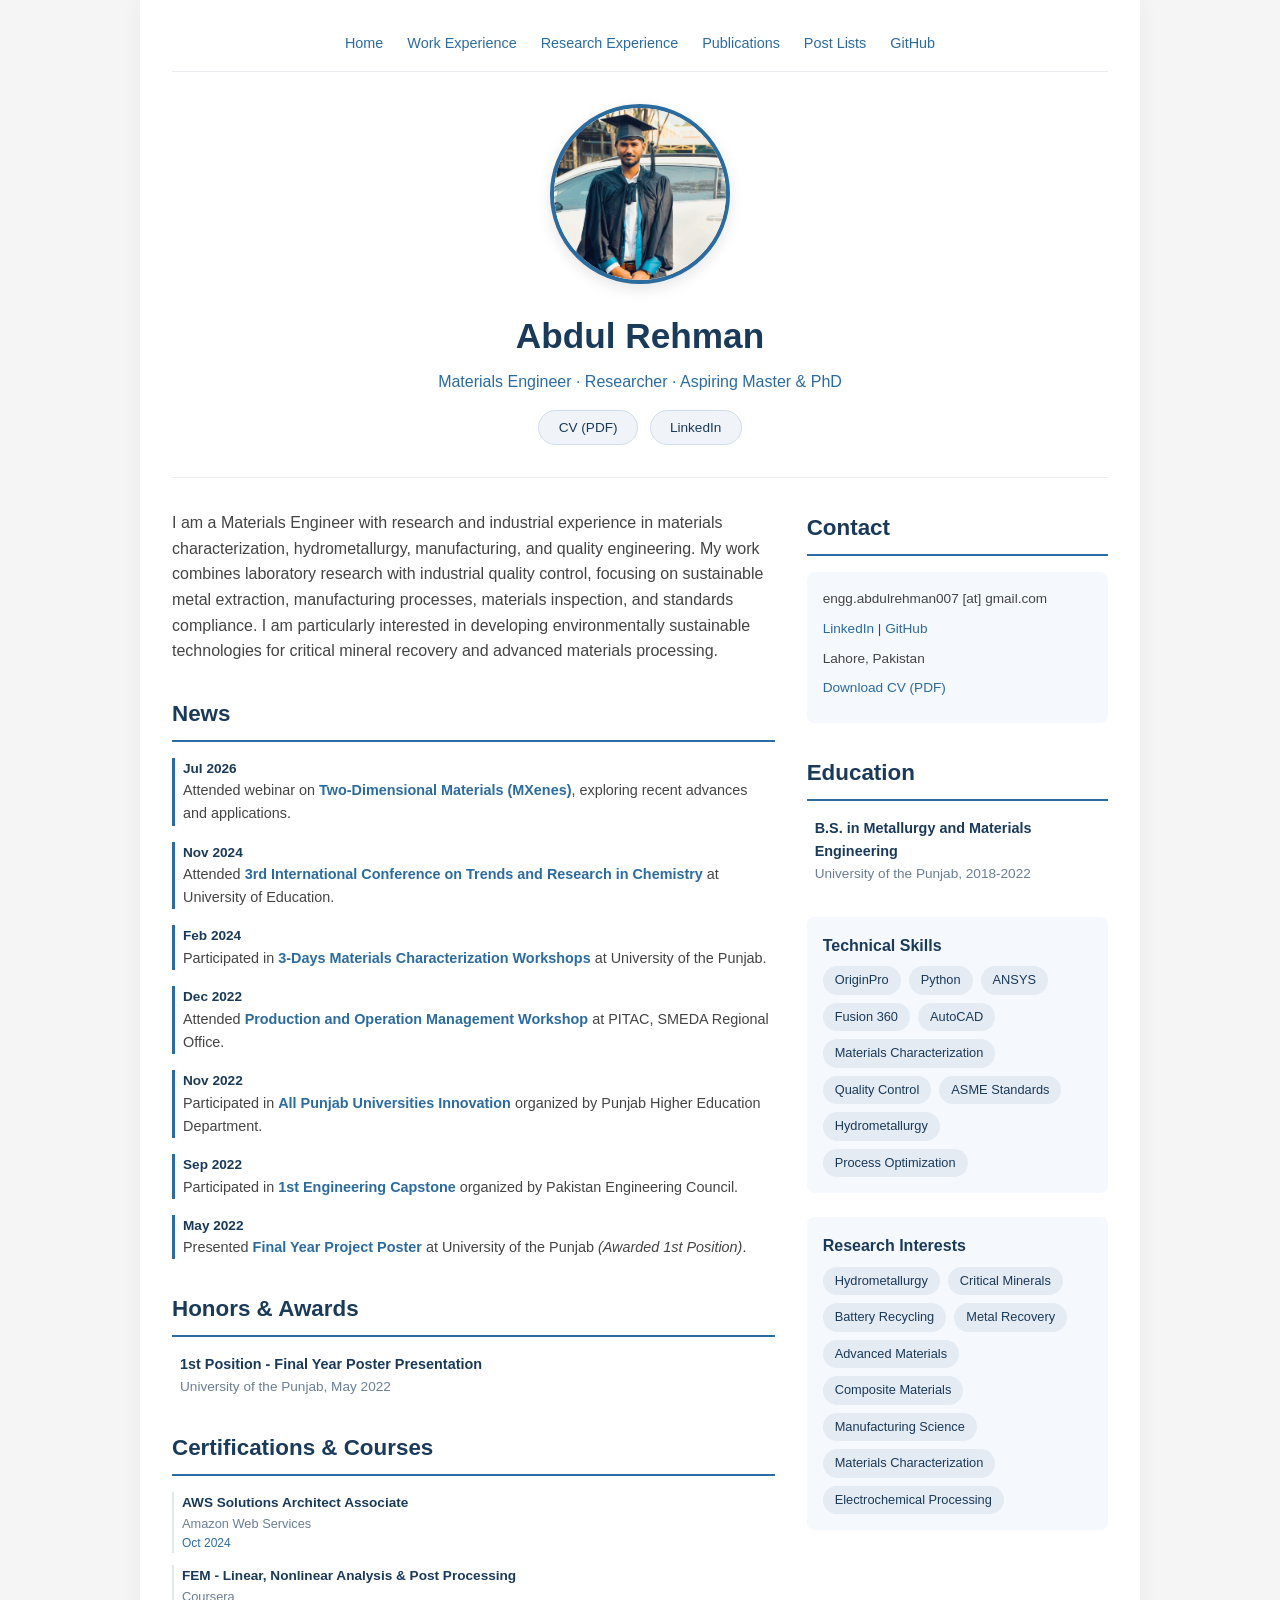
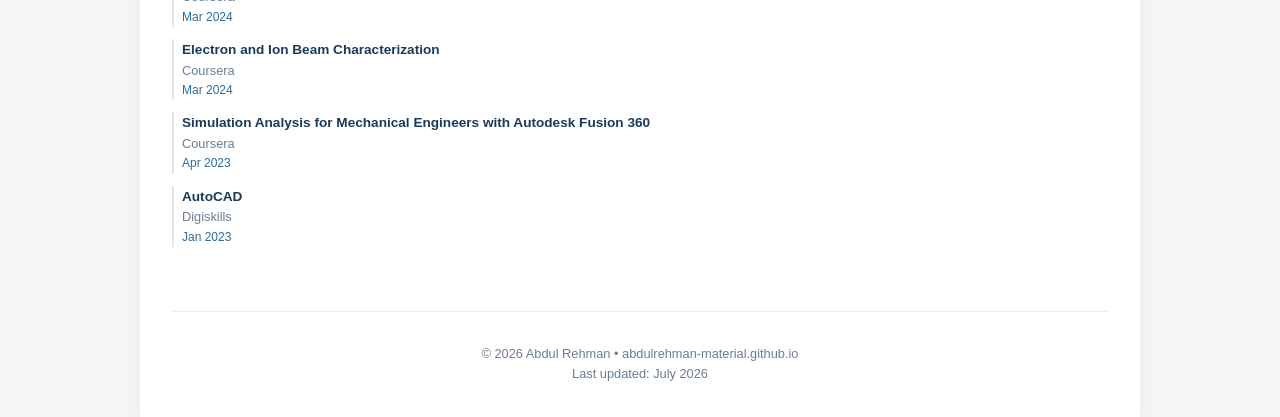
<file: index.html>
<!DOCTYPE html>
<html lang="en">
<head>
    <meta charset="UTF-8" />
    <meta name="viewport" content="width=device-width, initial-scale=1.0" />
    <title>Abdul Rehman · Materials Engineer · Researcher</title>
    <style>
        * {
            margin: 0;
            padding: 0;
            box-sizing: border-box;
        }

        body {
            font-family: -apple-system, BlinkMacSystemFont, "Segoe UI", Roboto, "Helvetica Neue", Arial, sans-serif;
            line-height: 1.6;
            color: #333;
            background-color: #f5f5f5;
        }

        .container {
            max-width: 1000px;
            margin: 0 auto;
            padding: 2rem;
            background-color: white;
            box-shadow: 0 0 20px rgba(0, 0, 0, 0.05);
        }

        /* Header Section - Centered */
        .header {
            text-align: center;
            margin-bottom: 2rem;
            padding-bottom: 2rem;
            border-bottom: 1px solid #eaecef;
        }

        .profile-img {
            width: 180px;
            height: 180px;
            border-radius: 50%;
            object-fit: cover;
            border: 4px solid #2c6b9e;
            margin-bottom: 1rem;
            box-shadow: 0 5px 15px rgba(0, 0, 0, 0.1);
        }

        .header h1 {
            font-size: 2.2rem;
            font-weight: 600;
            color: #1a3a5a;
            margin-bottom: 0.3rem;
        }

        .header .title {
            font-size: 1rem;
            color: #2c6b9e;
            font-weight: 500;
            margin-bottom: 1rem;
        }

        .badges {
            display: flex;
            gap: 0.75rem;
            justify-content: center;
            flex-wrap: wrap;
            margin-top: 0.5rem;
        }

        .badge {
            display: inline-block;
            padding: 0.35rem 1.2rem;
            background-color: #f0f4f8;
            border-radius: 25px;
            font-size: 0.85rem;
            color: #1a3a5a;
            text-decoration: none;
            transition: all 0.2s;
            border: 1px solid #d0ddee;
        }

        .badge:hover {
            background-color: #dce6f2;
            transform: translateY(-2px);
            border-color: #2c6b9e;
        }

        /* Navigation Links */
        .nav-links {
            display: flex;
            gap: 1.5rem;
            justify-content: center;
            margin-bottom: 2rem;
            flex-wrap: wrap;
            padding-bottom: 1rem;
            border-bottom: 1px solid #eaecef;
        }

        .nav-links a {
            color: #2c6b9e;
            text-decoration: none;
            font-size: 0.9rem;
            font-weight: 500;
        }

        .nav-links a:hover {
            text-decoration: underline;
        }

        /* Main Content */
        .main-content {
            display: flex;
            gap: 2rem;
            margin-bottom: 2rem;
        }

        .left-column {
            flex: 2;
        }

        .right-column {
            flex: 1;
        }

        /* Sections */
        .section {
            margin-bottom: 2rem;
        }

        .section h2 {
            font-size: 1.4rem;
            font-weight: 600;
            color: #1a3a5a;
            border-bottom: 2px solid #2c6b9e;
            padding-bottom: 0.5rem;
            margin-bottom: 1rem;
        }

        .section p {
            margin-bottom: 1rem;
            color: #444;
        }

        /* News Items */
        .news-item {
            margin-bottom: 1rem;
            padding-left: 0.5rem;
            border-left: 3px solid #2c6b9e;
        }

        .news-date {
            font-weight: 600;
            color: #1a3a5a;
            font-size: 0.85rem;
        }

        .news-text {
            color: #444;
            font-size: 0.9rem;
        }

        .news-text strong {
            color: #2c6b9e;
        }

        /* Honors Items */
        .honor-item {
            margin-bottom: 1rem;
            padding-left: 0.5rem;
        }

        .honor-title {
            font-weight: 600;
            color: #1a3a5a;
            font-size: 0.9rem;
        }

        .honor-detail {
            color: #6a7e94;
            font-size: 0.85rem;
        }

        /* Certification Items */
        .cert-item {
            margin-bottom: 0.75rem;
            padding-left: 0.5rem;
            border-left: 2px solid #e0e8ef;
        }

        .cert-name {
            font-weight: 600;
            color: #1a3a5a;
            font-size: 0.85rem;
        }

        .cert-org {
            color: #6a7e94;
            font-size: 0.8rem;
        }

        .cert-year {
            color: #2c6b9e;
            font-size: 0.75rem;
            font-weight: 500;
        }

        /* Contact */
        .contact {
            background-color: #f5f8fc;
            padding: 1rem;
            border-radius: 8px;
            margin-top: 1rem;
        }

        .contact p {
            margin-bottom: 0.5rem;
            font-size: 0.85rem;
        }

        .contact a {
            color: #2c6b9e;
            text-decoration: none;
        }

        .contact a:hover {
            text-decoration: underline;
        }

        /* Skills Section */
        .skills {
            margin-top: 1.5rem;
            background-color: #f5f8fc;
            padding: 1rem;
            border-radius: 8px;
        }

        .skills h3 {
            font-size: 1rem;
            color: #1a3a5a;
            margin-bottom: 0.5rem;
        }

        .skill-tags {
            display: flex;
            flex-wrap: wrap;
            gap: 0.5rem;
            margin-top: 0.5rem;
        }

        .skill-tag {
            background-color: #e4ebf3;
            padding: 0.25rem 0.75rem;
            border-radius: 15px;
            font-size: 0.8rem;
            color: #1a3a5a;
        }

        /* Footer */
        .footer {
            text-align: center;
            padding-top: 2rem;
            margin-top: 2rem;
            border-top: 1px solid #eaecef;
            font-size: 0.8rem;
            color: #6a7e94;
        }

        .footer a {
            color: #2c6b9e;
            text-decoration: none;
        }

        /* Responsive */
        @media (max-width: 768px) {
            .container {
                padding: 1rem;
            }

            .main-content {
                flex-direction: column;
            }

            .profile-img {
                width: 140px;
                height: 140px;
            }

            .header h1 {
                font-size: 1.8rem;
            }
        }
    </style>
</head>
<body>
    <div class="container">
        <!-- Navigation -->
       <div class="nav-links">
    <a href="index.html">Home</a>
    <a href="experience.html">Work Experience</a>
    <a href="research.html">Research Experience</a>
    <a href="publications.html">Publications</a>
    <a href="posts.html">Post Lists</a>
    <a href="https://github.com/AbdulRehman-Material" target="_blank">GitHub</a>
</div>

        <!-- Header - Centered with Larger Photo -->
        <div class="header">
            <img class="profile-img" src="profile.jpg" alt="Abdul Rehman" />
            <h1>Abdul Rehman</h1>
            <div class="title">Materials Engineer · Researcher · Aspiring Master & PhD</div>
            <div class="badges">
                <a href="AbdulRehman_CV.pdf" class="badge" target="_blank" id="cvLink">CV (PDF)</a>
                <a href="#" class="badge" id="linkedinLink">LinkedIn</a>
            </div>
        </div>

        <!-- Main Content -->
        <div class="main-content">
            <div class="left-column">
                <!-- Bio Section - Updated with provided text -->
                <div class="section">
                    <p>I am a Materials Engineer with research and industrial experience in materials characterization, hydrometallurgy, manufacturing, and quality engineering. My work combines laboratory research with industrial quality control, focusing on sustainable metal extraction, manufacturing processes, materials inspection, and standards compliance. I am particularly interested in developing environmentally sustainable technologies for critical mineral recovery and advanced materials processing.</p>
                </div>

                <!-- News Section - Added webinar, removed all emojis -->
                <div class="section">
                    <h2>News</h2>
                    <div class="news-item">
                        <div class="news-date">Jul 2026</div>
                        <div class="news-text">Attended webinar on <strong>Two-Dimensional Materials (MXenes)</strong>, exploring recent advances and applications.</div>
                    </div>
                    <div class="news-item">
                        <div class="news-date">Nov 2024</div>
                        <div class="news-text">Attended <strong>3rd International Conference on Trends and Research in Chemistry</strong> at University of Education.</div>
                    </div>
                    <div class="news-item">
                        <div class="news-date">Feb 2024</div>
                        <div class="news-text">Participated in <strong>3-Days Materials Characterization Workshops</strong> at University of the Punjab.</div>
                    </div>
                    <div class="news-item">
                        <div class="news-date">Dec 2022</div>
                        <div class="news-text">Attended <strong>Production and Operation Management Workshop</strong> at PITAC, SMEDA Regional Office.</div>
                    </div>
                    <div class="news-item">
                        <div class="news-date">Nov 2022</div>
                        <div class="news-text">Participated in <strong>All Punjab Universities Innovation</strong> organized by Punjab Higher Education Department.</div>
                    </div>
                    <div class="news-item">
                        <div class="news-date">Sep 2022</div>
                        <div class="news-text">Participated in <strong>1st Engineering Capstone</strong> organized by Pakistan Engineering Council.</div>
                    </div>
                    <div class="news-item">
                        <div class="news-date">May 2022</div>
                        <div class="news-text">Presented <strong>Final Year Project Poster</strong> at University of the Punjab <em>(Awarded 1st Position)</em>.</div>
                    </div>
                </div>

                <!-- Selected Honors Section - removed emoji -->
                <div class="section">
                    <h2>Honors &amp; Awards</h2>
                    <div class="honor-item">
                        <div class="honor-title">1st Position - Final Year Poster Presentation</div>
                        <div class="honor-detail">University of the Punjab, May 2022</div>
                    </div>
                </div>

                <!-- Certifications Section - removed emoji -->
                <div class="section">
                    <h2>Certifications &amp; Courses</h2>
                    <div class="cert-item">
                        <div class="cert-name">AWS Solutions Architect Associate</div>
                        <div class="cert-org">Amazon Web Services</div>
                        <div class="cert-year">Oct 2024</div>
                    </div>
                    <div class="cert-item">
                        <div class="cert-name">FEM - Linear, Nonlinear Analysis &amp; Post Processing</div>
                        <div class="cert-org">Coursera</div>
                        <div class="cert-year">Mar 2024</div>
                    </div>
                    <div class="cert-item">
                        <div class="cert-name">Electron and Ion Beam Characterization</div>
                        <div class="cert-org">Coursera</div>
                        <div class="cert-year">Mar 2024</div>
                    </div>
                    <div class="cert-item">
                        <div class="cert-name">Simulation Analysis for Mechanical Engineers with Autodesk Fusion 360</div>
                        <div class="cert-org">Coursera</div>
                        <div class="cert-year">Apr 2023</div>
                    </div>
                    <div class="cert-item">
                        <div class="cert-name">AutoCAD</div>
                        <div class="cert-org">Digiskills</div>
                        <div class="cert-year">Jan 2023</div>
                    </div>
                </div>
            </div>

            <div class="right-column">
                <!-- Contact Section - removed emoji -->
                <div class="section">
                    <h2>Contact</h2>
                    <div class="contact">
                        <p>engg.abdulrehman007 [at] gmail.com</p>
                        <p><a href="https://linkedin.com/in/abalpha" target="_blank">LinkedIn</a> | <a href="https://github.com/AbdulRehman-Material" target="_blank">GitHub</a></p>
                        <p>Lahore, Pakistan</p>
                        <p><a href="AbdulRehman_CV.pdf" target="_blank" id="cvDownload">Download CV (PDF)</a></p>
                    </div>
                </div>

                <!-- Education Section - removed emoji -->
                <div class="section">
                    <h2>Education</h2>
                    <div class="honor-item">
                        <div class="honor-title">B.S. in Metallurgy and Materials Engineering</div>
                        <div class="honor-detail">University of the Punjab, 2018-2022</div>
                    </div>
                </div>

                <!-- Technical Skills - removed emoji -->
                <div class="skills">
                    <h3>Technical Skills</h3>
                    <div class="skill-tags">
                        <span class="skill-tag">OriginPro</span>
                        <span class="skill-tag">Python</span>
                        <span class="skill-tag">ANSYS</span>
                        <span class="skill-tag">Fusion 360</span>
                        <span class="skill-tag">AutoCAD</span>
                        <span class="skill-tag">Materials Characterization</span>
                        <span class="skill-tag">Quality Control</span>
                        <span class="skill-tag">ASME Standards</span>
                        <span class="skill-tag">Hydrometallurgy</span>
                        <span class="skill-tag">Process Optimization</span>
                    </div>
                </div>

                <!-- Research Interests - fully updated with provided list, no emoji -->
                <div class="skills">
                    <h3>Research Interests</h3>
                    <div class="skill-tags">
                        <span class="skill-tag">Hydrometallurgy</span>
                        <span class="skill-tag">Critical Minerals</span>
                        <span class="skill-tag">Battery Recycling</span>
                        <span class="skill-tag">Metal Recovery</span>
                        <span class="skill-tag">Advanced Materials</span>
                        <span class="skill-tag">Composite Materials</span>
                        <span class="skill-tag">Manufacturing Science</span>
                        <span class="skill-tag">Materials Characterization</span>
                        <span class="skill-tag">Electrochemical Processing</span>
                    </div>
                </div>
            </div>
        </div>

        <!-- Footer - updated to 2026 -->
        <div class="footer">
            <p>&copy; 2026 Abdul Rehman &bull; abdulrehman-material.github.io</p>
            <p>Last updated: July 2026</p>
        </div>
    </div>

    <script>
        // CV download links
        document.getElementById('cvLink').href = "AbdulRehman_CV.pdf";
        document.getElementById('cvDownload').href = "AbdulRehman_CV.pdf";

        // LinkedIn link
        document.getElementById('linkedinLink')?.addEventListener('click', function(e) {
            e.preventDefault();
            window.open('https://linkedin.com/in/abalpha', '_blank');
        });
    </script>
</body>
</html>
</file>
